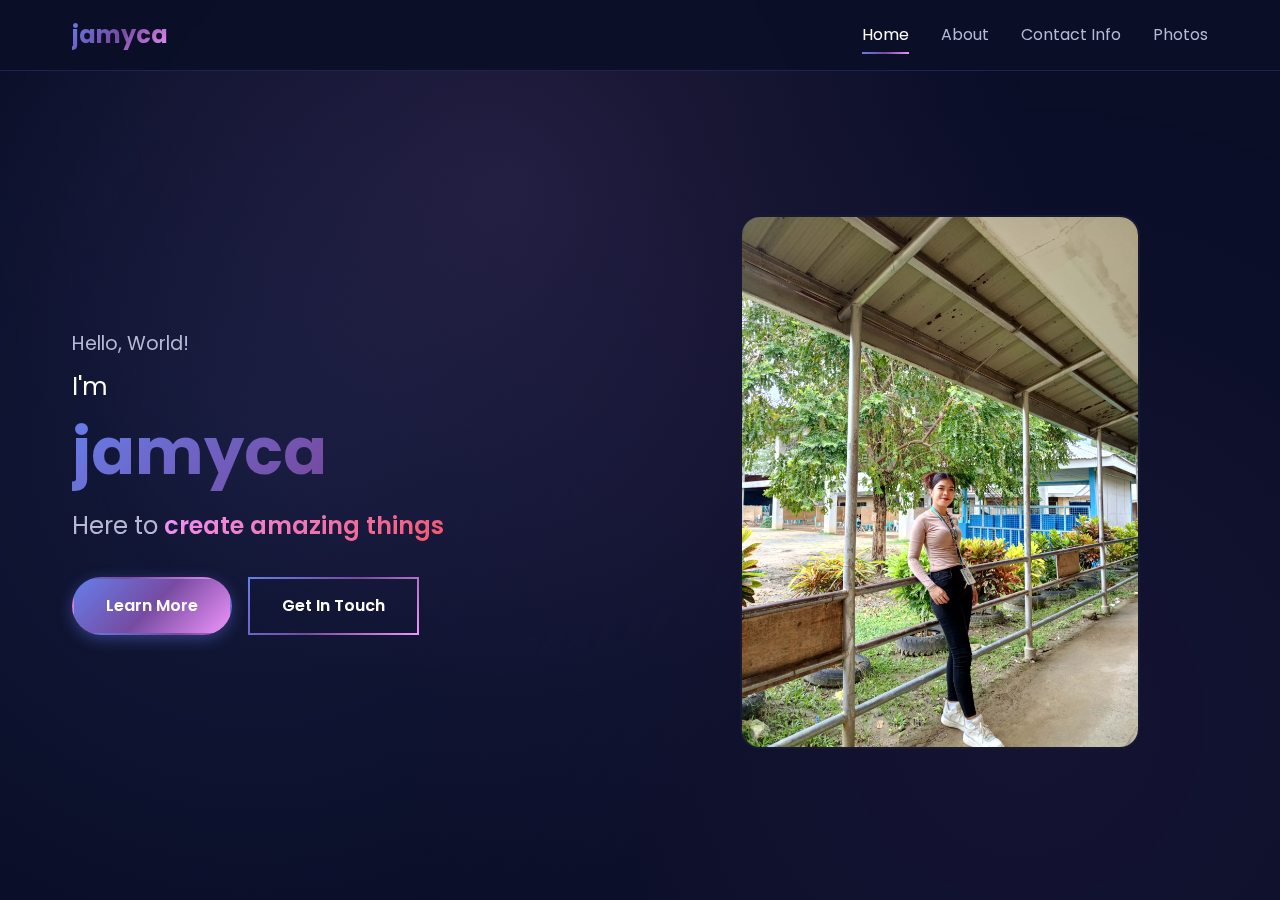
<file: index.html>
<!DOCTYPE html>
<html lang="en">
<head>
    <meta charset="UTF-8">
    <meta name="viewport" content="width=device-width, initial-scale=1.0">
    <title>jamyca - Portfolio</title>
    <link rel="stylesheet" href="styles.css">
    <link rel="preconnect" href="https://fonts.googleapis.com">
    <link rel="preconnect" href="https://fonts.gstatic.com" crossorigin>
    <link href="https://fonts.googleapis.com/css2?family=Poppins:wght@300;400;600;700&display=swap" rel="stylesheet">
</head>
<body>
    <nav class="navbar">
        <div class="nav-container">
            <a href="index.html" class="logo">jamyca</a>
            <ul class="nav-menu">
                <li><a href="index.html" class="nav-link active">Home</a></li>
                <li><a href="about.html" class="nav-link">About</a></li>
                <li><a href="contact.html" class="nav-link">Contact Info</a></li>
                <li><a href="photos.html" class="nav-link">Photos</a></li>
            </ul>
            <div class="hamburger">
                <span></span>
                <span></span>
                <span></span>
            </div>
        </div>
    </nav>

    <main class="hero-section">
        <div class="hero-container">
            <div class="hero-content">
                <p class="greeting">Hello, World!</p>
                <p class="intro-text">I'm</p>
                <h1 class="hero-title">jamyca</h1>
                <p class="hero-tagline">
                    Here to <span class="highlight">create amazing things</span>
                </p>
                <div class="hero-buttons">
                    <a href="about.html" class="btn btn-primary">Learn More</a>
                    <a href="contact.html" class="btn btn-outline">Get In Touch</a>
                </div>
            </div>
            <div class="hero-image">
                <div class="image-placeholder">
                    <div class="glow-effect"></div>
                    <img src="image/photo3.jpg" alt="Profile Photo" class="profile-image">
                </div>
            </div>
        </div>
    </main>

    <div class="floating-particles">
        <div class="particle"></div>
        <div class="particle"></div>
        <div class="particle"></div>
        <div class="particle"></div>
        <div class="particle"></div>
    </div>

    <script src="script.js"></script>
</body>
</html>
</file>
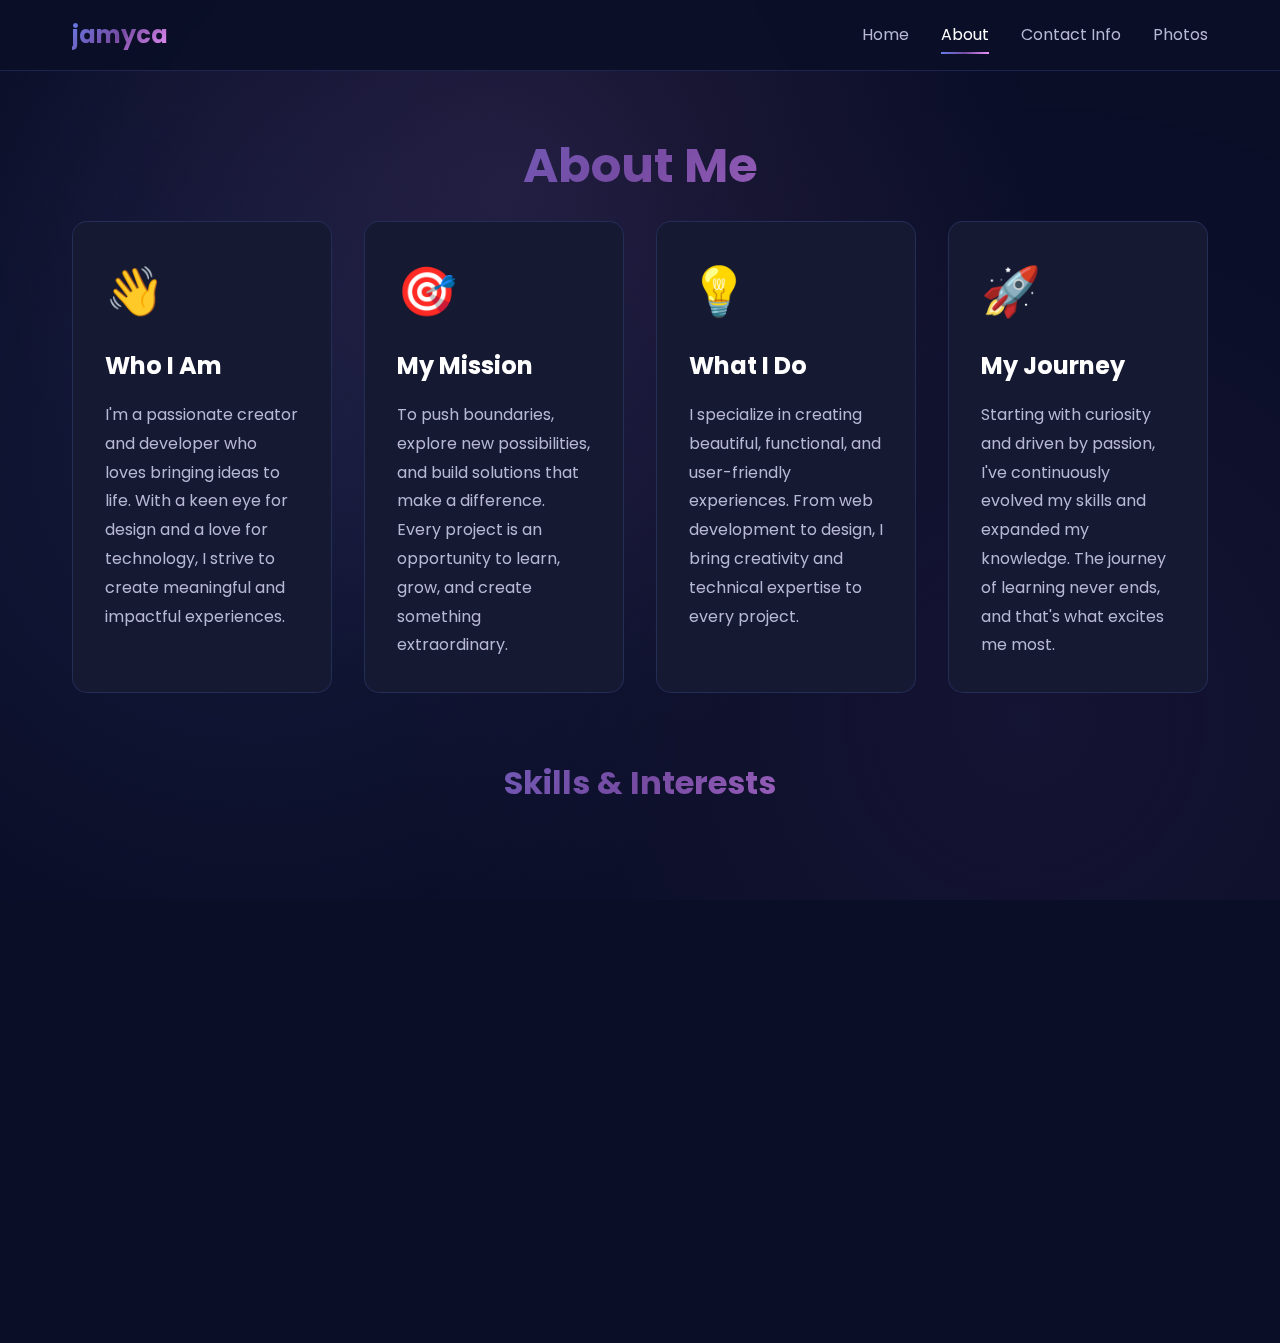
<file: about.html>
<!DOCTYPE html>
<html lang="en">
<head>
    <meta charset="UTF-8">
    <meta name="viewport" content="width=device-width, initial-scale=1.0">
    <title>About - jamyca</title>
    <link rel="stylesheet" href="styles.css">
    <link rel="preconnect" href="https://fonts.googleapis.com">
    <link rel="preconnect" href="https://fonts.gstatic.com" crossorigin>
    <link href="https://fonts.googleapis.com/css2?family=Poppins:wght@300;400;600;700&display=swap" rel="stylesheet">
</head>
<body>
    <nav class="navbar">
        <div class="nav-container">
            <a href="index.html" class="logo">jamyca</a>
            <ul class="nav-menu">
                <li><a href="index.html" class="nav-link">Home</a></li>
                <li><a href="about.html" class="nav-link active">About</a></li>
                <li><a href="contact.html" class="nav-link">Contact Info</a></li>
                <li><a href="photos.html" class="nav-link">Photos</a></li>
            </ul>
            <div class="hamburger">
                <span></span>
                <span></span>
                <span></span>
            </div>
        </div>
    </nav>

    <main class="page-content">
        <div class="content-container">
            <h1 class="page-title">About Me</h1>
            
            <div class="about-grid">
                <div class="about-card">
                    <div class="card-icon">👋</div>
                    <h2>Who I Am</h2>
                    <p>I'm a passionate creator and developer who loves bringing ideas to life. With a keen eye for design and a love for technology, I strive to create meaningful and impactful experiences.</p>
                </div>

                <div class="about-card">
                    <div class="card-icon">🎯</div>
                    <h2>My Mission</h2>
                    <p>To push boundaries, explore new possibilities, and build solutions that make a difference. Every project is an opportunity to learn, grow, and create something extraordinary.</p>
                </div>

                <div class="about-card">
                    <div class="card-icon">💡</div>
                    <h2>What I Do</h2>
                    <p>I specialize in creating beautiful, functional, and user-friendly experiences. From web development to design, I bring creativity and technical expertise to every project.</p>
                </div>

                <div class="about-card">
                    <div class="card-icon">🚀</div>
                    <h2>My Journey</h2>
                    <p>Starting with curiosity and driven by passion, I've continuously evolved my skills and expanded my knowledge. The journey of learning never ends, and that's what excites me most.</p>
                </div>
            </div>

            <div class="skills-section">
                <h2 class="section-title">Skills & Interests</h2>
                <div class="skills-grid">
                    <div class="skill-item">
                        <span class="skill-name">Web Development</span>
                        <div class="skill-bar">
                            <div class="skill-progress" style="width: 90%"></div>
                        </div>
                    </div>
                    <div class="skill-item">
                        <span class="skill-name">Design</span>
                        <div class="skill-bar">
                            <div class="skill-progress" style="width: 85%"></div>
                        </div>
                    </div>
                    <div class="skill-item">
                        <span class="skill-name">Problem Solving</span>
                        <div class="skill-bar">
                            <div class="skill-progress" style="width: 95%"></div>
                        </div>
                    </div>
                    <div class="skill-item">
                        <span class="skill-name">Creativity</span>
                        <div class="skill-bar">
                            <div class="skill-progress" style="width: 88%"></div>
                        </div>
                    </div>
                </div>
            </div>
        </div>
    </main>

    <div class="floating-particles">
        <div class="particle"></div>
        <div class="particle"></div>
        <div class="particle"></div>
        <div class="particle"></div>
        <div class="particle"></div>
    </div>

    <script src="script.js"></script>
</body>
</html>
</file>
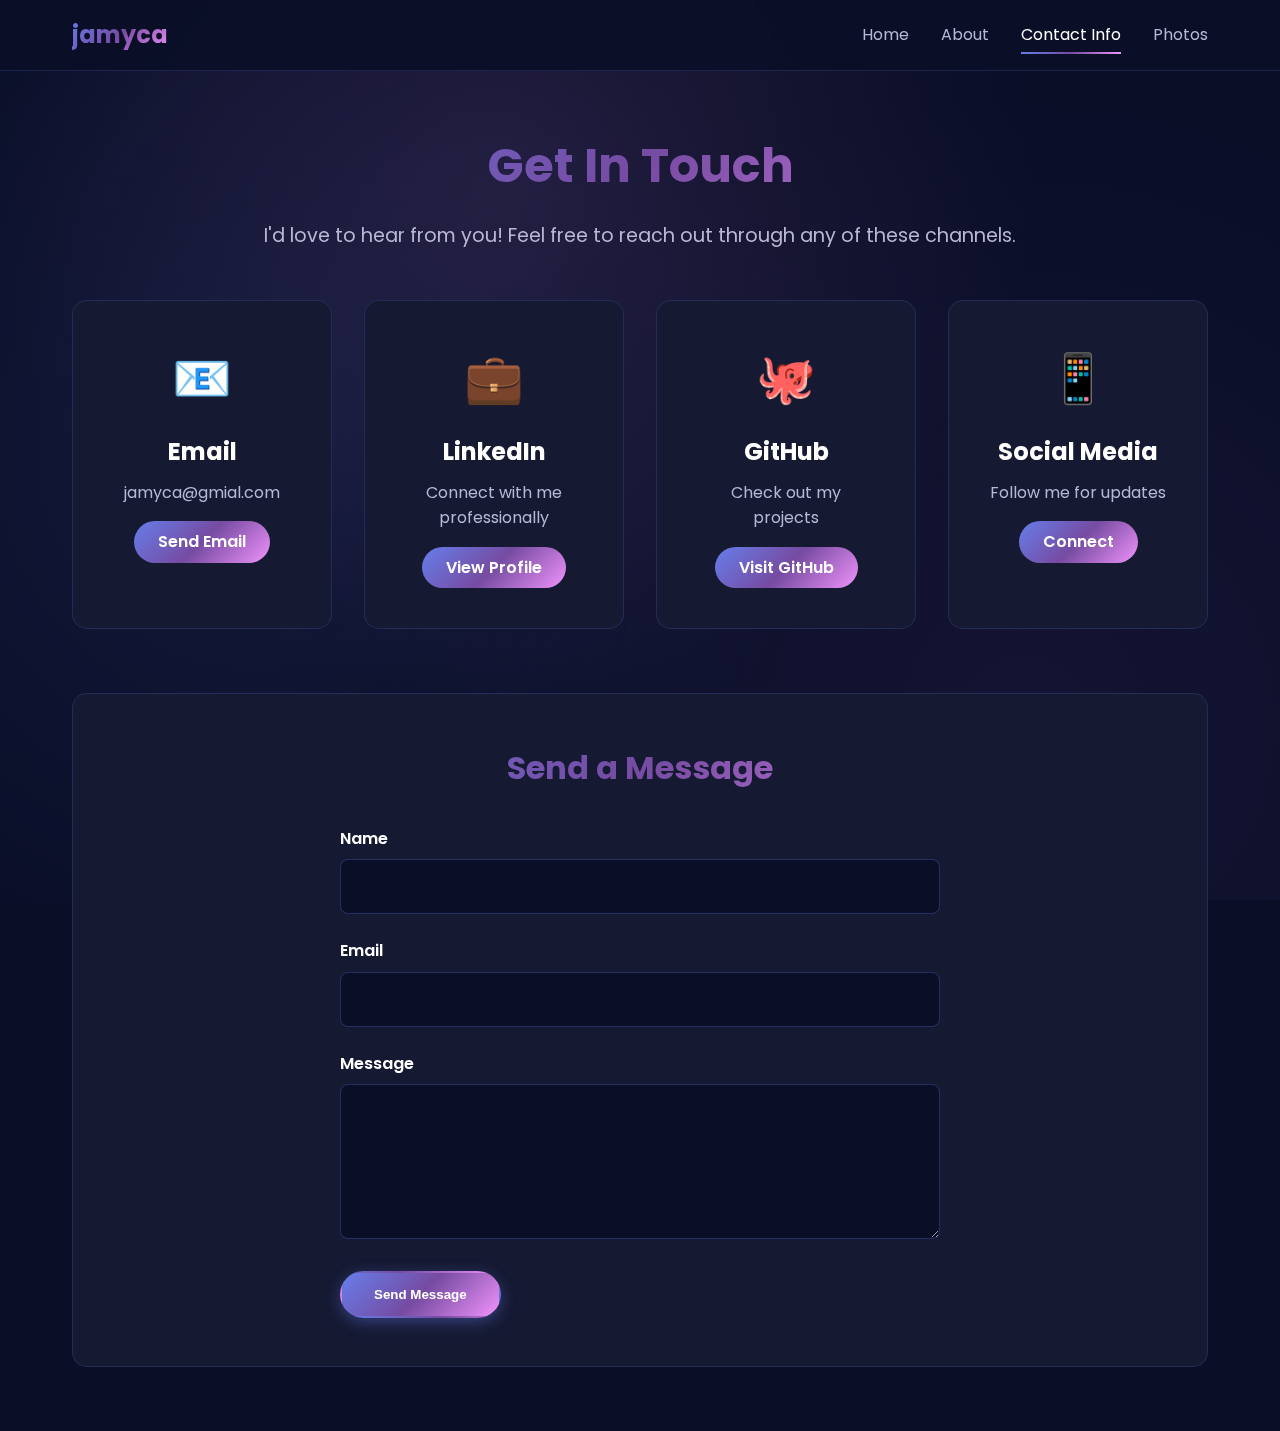
<file: contact.html>
<!DOCTYPE html>
<html lang="en">
<head>
    <meta charset="UTF-8">
    <meta name="viewport" content="width=device-width, initial-scale=1.0">
    <title>Contact Info - jamyca</title>
    <link rel="stylesheet" href="styles.css">
    <link rel="preconnect" href="https://fonts.googleapis.com">
    <link rel="preconnect" href="https://fonts.gstatic.com" crossorigin>
    <link href="https://fonts.googleapis.com/css2?family=Poppins:wght@300;400;600;700&display=swap" rel="stylesheet">
</head>
<body>
    <nav class="navbar">
        <div class="nav-container">
            <a href="index.html" class="logo">jamyca</a>
            <ul class="nav-menu">
                <li><a href="index.html" class="nav-link">Home</a></li>
                <li><a href="about.html" class="nav-link">About</a></li>
                <li><a href="contact.html" class="nav-link active">Contact Info</a></li>
                <li><a href="photos.html" class="nav-link">Photos</a></li>
            </ul>
            <div class="hamburger">
                <span></span>
                <span></span>
                <span></span>
            </div>
        </div>
    </nav>

    <main class="page-content">
        <div class="content-container">
            <h1 class="page-title">Get In Touch</h1>
            <p class="page-subtitle">I'd love to hear from you! Feel free to reach out through any of these channels.</p>
            
            <div class="contact-grid">
                <div class="contact-card">
                    <div class="contact-icon">📧</div>
                    <h2>Email</h2>
                    <p>jamyca@gmial.com</p>
                    <a href="mailto:your.email@example.com" class="contact-link">Send Email</a>
                </div>

                <div class="contact-card">
                    <div class="contact-icon">💼</div>
                    <h2>LinkedIn</h2>
                    <p>Connect with me professionally</p>
                    <a href="https://linkedin.com/in/yourprofile" target="_blank" class="contact-link">View Profile</a>
                </div>

                <div class="contact-card">
                    <div class="contact-icon">🐙</div>
                    <h2>GitHub</h2>
                    <p>Check out my projects</p>
                    <a href="https://github.com/yourusername" target="_blank" class="contact-link">Visit GitHub</a>
                </div>

                <div class="contact-card">
                    <div class="contact-icon">📱</div>
                    <h2>Social Media</h2>
                    <p>Follow me for updates</p>
                    <a href="#" class="contact-link">Connect</a>
                </div>
            </div>

            <div class="contact-form-section">
                <h2 class="section-title">Send a Message</h2>
                <form class="contact-form" id="contactForm">
                    <div class="form-group">
                        <label for="name">Name</label>
                        <input type="text" id="name" name="name" required>
                    </div>
                    <div class="form-group">
                        <label for="email">Email</label>
                        <input type="email" id="email" name="email" required>
                    </div>
                    <div class="form-group">
                        <label for="message">Message</label>
                        <textarea id="message" name="message" rows="5" required></textarea>
                    </div>
                    <button type="submit" class="btn btn-primary">Send Message</button>
                </form>
            </div>
        </div>
    </main>

    <div class="floating-particles">
        <div class="particle"></div>
        <div class="particle"></div>
        <div class="particle"></div>
        <div class="particle"></div>
        <div class="particle"></div>
    </div>

    <script src="script.js"></script>
</body>
</html>
</file>
<file: styles.css>
* {
    margin: 0;
    padding: 0;
    box-sizing: border-box;
}

:root {
    --bg-primary: #0a0e27;
    --bg-secondary: #151932;
    --gradient-primary: linear-gradient(135deg, #667eea 0%, #764ba2 100%);
    --gradient-secondary: linear-gradient(135deg, #f093fb 0%, #f5576c 100%);
    --gradient-accent: linear-gradient(135deg, #667eea 0%, #764ba2 50%, #f093fb 100%);
    --text-primary: #ffffff;
    --text-secondary: #b8b8d4;
    --glow-color: rgba(102, 126, 234, 0.5);
}

body {
    font-family: 'Poppins', sans-serif;
    background: var(--bg-primary);
    color: var(--text-primary);
    line-height: 1.6;
    overflow-x: hidden;
    min-height: 100vh;
    position: relative;
}

/* Background Animation */
body::before {
    content: '';
    position: fixed;
    top: 0;
    left: 0;
    width: 100%;
    height: 100%;
    background: 
        radial-gradient(circle at 20% 50%, rgba(102, 126, 234, 0.1) 0%, transparent 50%),
        radial-gradient(circle at 80% 80%, rgba(118, 75, 162, 0.1) 0%, transparent 50%),
        radial-gradient(circle at 40% 20%, rgba(240, 147, 251, 0.1) 0%, transparent 50%);
    z-index: -1;
    animation: backgroundShift 15s ease-in-out infinite;
}

@keyframes backgroundShift {
    0%, 100% { opacity: 1; }
    50% { opacity: 0.8; }
}

/* Navigation */
.navbar {
    position: fixed;
    top: 0;
    width: 100%;
    background: rgba(10, 14, 39, 0.9);
    backdrop-filter: blur(10px);
    z-index: 1000;
    padding: 1rem 0;
    border-bottom: 1px solid rgba(102, 126, 234, 0.2);
}

.nav-container {
    max-width: 1200px;
    margin: 0 auto;
    padding: 0 2rem;
    display: flex;
    justify-content: space-between;
    align-items: center;
}

.logo {
    font-size: 1.5rem;
    font-weight: 700;
    background: var(--gradient-accent);
    -webkit-background-clip: text;
    -webkit-text-fill-color: transparent;
    background-clip: text;
    text-decoration: none;
    transition: transform 0.3s ease;
}

.logo:hover {
    transform: scale(1.05);
}

.nav-menu {
    display: flex;
    list-style: none;
    gap: 2rem;
}

.nav-link {
    color: var(--text-secondary);
    text-decoration: none;
    font-weight: 400;
    position: relative;
    transition: color 0.3s ease;
    padding: 0.5rem 0;
}

.nav-link::after {
    content: '';
    position: absolute;
    bottom: 0;
    left: 0;
    width: 0;
    height: 2px;
    background: var(--gradient-accent);
    transition: width 0.3s ease;
}

.nav-link:hover,
.nav-link.active {
    color: var(--text-primary);
}

.nav-link:hover::after,
.nav-link.active::after {
    width: 100%;
}

.hamburger {
    display: none;
    flex-direction: column;
    cursor: pointer;
    gap: 4px;
}

.hamburger span {
    width: 25px;
    height: 3px;
    background: var(--text-primary);
    border-radius: 3px;
    transition: all 0.3s ease;
}

/* Hero Section */
.hero-section {
    min-height: 100vh;
    display: flex;
    align-items: center;
    padding: 8rem 2rem 4rem;
    max-width: 1200px;
    margin: 0 auto;
}

.hero-container {
    display: grid;
    grid-template-columns: 1fr 1fr;
    gap: 4rem;
    align-items: center;
    width: 100%;
}

.hero-content {
    animation: fadeInUp 1s ease;
}

.greeting {
    font-size: 1.2rem;
    color: var(--text-secondary);
    margin-bottom: 0.5rem;
}

.intro-text {
    font-size: 1.5rem;
    color: var(--text-primary);
    margin-bottom: 0.5rem;
}

.hero-title {
    font-size: 4rem;
    font-weight: 700;
    background: var(--gradient-accent);
    -webkit-background-clip: text;
    -webkit-text-fill-color: transparent;
    background-clip: text;
    margin-bottom: 1rem;
    line-height: 1.2;
}

.hero-tagline {
    font-size: 1.5rem;
    color: var(--text-secondary);
    margin-bottom: 2rem;
}

.highlight {
    background: var(--gradient-secondary);
    -webkit-background-clip: text;
    -webkit-text-fill-color: transparent;
    background-clip: text;
    font-weight: 600;
}

.hero-buttons {
    display: flex;
    gap: 1rem;
    flex-wrap: wrap;
}

.btn {
    padding: 0.875rem 2rem;
    border-radius: 50px;
    text-decoration: none;
    font-weight: 600;
    transition: all 0.3s ease;
    display: inline-block;
    border: 2px solid transparent;
}

.btn-primary {
    background: var(--gradient-accent);
    color: var(--text-primary);
    box-shadow: 0 4px 15px rgba(102, 126, 234, 0.4);
}

.btn-primary:hover {
    transform: translateY(-2px);
    box-shadow: 0 6px 20px rgba(102, 126, 234, 0.6);
}

.btn-outline {
    background: transparent;
    border: 2px solid;
    border-image: var(--gradient-accent) 1;
    color: var(--text-primary);
}

.btn-outline:hover {
    background: var(--gradient-accent);
    transform: translateY(-2px);
}

/* Hero Image */
.hero-image {
    display: flex;
    justify-content: center;
    align-items: center;
    animation: fadeInRight 1s ease;
}

.image-placeholder {
    width: 100%;
    max-width: 400px;
    aspect-ratio: 3/4;
    background: var(--bg-secondary);
    border-radius: 20px;
    display: flex;
    align-items: center;
    justify-content: center;
    position: relative;
    overflow: hidden;
    border: 2px solid transparent;
}

.glow-effect {
    position: absolute;
    inset: -2px;
    border-radius: 20px;
    padding: 2px;
    background: var(--gradient-accent);
    -webkit-mask: linear-gradient(#fff 0 0) content-box, linear-gradient(#fff 0 0);
    -webkit-mask-composite: xor;
    mask-composite: exclude;
    animation: glowPulse 3s ease-in-out infinite;
}

@keyframes glowPulse {
    0%, 100% { opacity: 0.6; }
    50% { opacity: 1; }
}

.image-placeholder p {
    color: var(--text-secondary);
    font-size: 1.2rem;
    z-index: 1;
}

.profile-image {
    width: 100%;
    height: 100%;
    object-fit: cover;
    border-radius: 18px;
    z-index: 1;
    position: relative;
}

/* Floating Particles */
.floating-particles {
    position: fixed;
    top: 0;
    left: 0;
    width: 100%;
    height: 100%;
    pointer-events: none;
    z-index: -1;
}

.particle {
    position: absolute;
    width: 4px;
    height: 4px;
    background: var(--gradient-accent);
    border-radius: 50%;
    opacity: 0.6;
    animation: float 20s infinite;
}

.particle:nth-child(1) {
    left: 10%;
    animation-delay: 0s;
    animation-duration: 15s;
}

.particle:nth-child(2) {
    left: 30%;
    animation-delay: 2s;
    animation-duration: 18s;
}

.particle:nth-child(3) {
    left: 50%;
    animation-delay: 4s;
    animation-duration: 20s;
}

.particle:nth-child(4) {
    left: 70%;
    animation-delay: 6s;
    animation-duration: 16s;
}

.particle:nth-child(5) {
    left: 90%;
    animation-delay: 8s;
    animation-duration: 22s;
}

@keyframes float {
    0% {
        transform: translateY(100vh) rotate(0deg);
        opacity: 0;
    }
    10% {
        opacity: 0.6;
    }
    90% {
        opacity: 0.6;
    }
    100% {
        transform: translateY(-100px) rotate(360deg);
        opacity: 0;
    }
}

/* Page Content (for About, Contact, Photos) */
.page-content {
    min-height: 100vh;
    padding: 8rem 2rem 4rem;
    max-width: 1200px;
    margin: 0 auto;
}

.content-container {
    animation: fadeInUp 0.8s ease;
}

.page-title {
    font-size: 3rem;
    font-weight: 700;
    background: var(--gradient-accent);
    -webkit-background-clip: text;
    -webkit-text-fill-color: transparent;
    background-clip: text;
    margin-bottom: 1rem;
    text-align: center;
}

.page-subtitle {
    text-align: center;
    color: var(--text-secondary);
    font-size: 1.2rem;
    margin-bottom: 3rem;
}

/* About Page */
.about-grid {
    display: grid;
    grid-template-columns: repeat(auto-fit, minmax(250px, 1fr));
    gap: 2rem;
    margin-bottom: 4rem;
}

.about-card {
    background: var(--bg-secondary);
    padding: 2rem;
    border-radius: 15px;
    border: 1px solid rgba(102, 126, 234, 0.2);
    transition: all 0.3s ease;
    position: relative;
    overflow: hidden;
}

.about-card::before {
    content: '';
    position: absolute;
    top: 0;
    left: 0;
    width: 100%;
    height: 3px;
    background: var(--gradient-accent);
    transform: scaleX(0);
    transition: transform 0.3s ease;
}

.about-card:hover::before {
    transform: scaleX(1);
}

.about-card:hover {
    transform: translateY(-5px);
    box-shadow: 0 10px 30px rgba(102, 126, 234, 0.3);
    border-color: rgba(102, 126, 234, 0.5);
}

.card-icon {
    font-size: 3rem;
    margin-bottom: 1rem;
}

.about-card h2 {
    font-size: 1.5rem;
    margin-bottom: 1rem;
    color: var(--text-primary);
}

.about-card p {
    color: var(--text-secondary);
    line-height: 1.8;
}

/* Skills Section */
.skills-section {
    margin-top: 4rem;
}

.section-title {
    font-size: 2rem;
    margin-bottom: 2rem;
    text-align: center;
    background: var(--gradient-accent);
    -webkit-background-clip: text;
    -webkit-text-fill-color: transparent;
    background-clip: text;
}

.skills-grid {
    display: flex;
    flex-direction: column;
    gap: 1.5rem;
}

.skill-item {
    background: var(--bg-secondary);
    padding: 1.5rem;
    border-radius: 10px;
    border: 1px solid rgba(102, 126, 234, 0.2);
}

.skill-name {
    display: block;
    margin-bottom: 0.5rem;
    color: var(--text-primary);
    font-weight: 600;
}

.skill-bar {
    width: 100%;
    height: 8px;
    background: rgba(102, 126, 234, 0.2);
    border-radius: 10px;
    overflow: hidden;
}

.skill-progress {
    height: 100%;
    background: var(--gradient-accent);
    border-radius: 10px;
    transition: width 1s ease;
    animation: progressLoad 1s ease;
}

@keyframes progressLoad {
    from { width: 0; }
}

/* Contact Page */
.contact-grid {
    display: grid;
    grid-template-columns: repeat(auto-fit, minmax(250px, 1fr));
    gap: 2rem;
    margin-bottom: 4rem;
}

.contact-card {
    background: var(--bg-secondary);
    padding: 2.5rem;
    border-radius: 15px;
    border: 1px solid rgba(102, 126, 234, 0.2);
    text-align: center;
    transition: all 0.3s ease;
    position: relative;
    overflow: hidden;
}

.contact-card::before {
    content: '';
    position: absolute;
    top: 0;
    left: 0;
    width: 100%;
    height: 100%;
    background: var(--gradient-accent);
    opacity: 0;
    transition: opacity 0.3s ease;
    z-index: 0;
}

.contact-card:hover::before {
    opacity: 0.1;
}

.contact-card:hover {
    transform: translateY(-5px);
    box-shadow: 0 10px 30px rgba(102, 126, 234, 0.3);
    border-color: rgba(102, 126, 234, 0.5);
}

.contact-icon {
    font-size: 3rem;
    margin-bottom: 1rem;
    position: relative;
    z-index: 1;
}

.contact-card h2 {
    font-size: 1.5rem;
    margin-bottom: 0.5rem;
    position: relative;
    z-index: 1;
}

.contact-card p {
    color: var(--text-secondary);
    margin-bottom: 1rem;
    position: relative;
    z-index: 1;
}

.contact-link {
    display: inline-block;
    padding: 0.5rem 1.5rem;
    background: var(--gradient-accent);
    color: var(--text-primary);
    text-decoration: none;
    border-radius: 25px;
    font-weight: 600;
    transition: all 0.3s ease;
    position: relative;
    z-index: 1;
}

.contact-link:hover {
    transform: scale(1.05);
    box-shadow: 0 4px 15px rgba(102, 126, 234, 0.4);
}

/* Contact Form */
.contact-form-section {
    margin-top: 4rem;
    background: var(--bg-secondary);
    padding: 3rem;
    border-radius: 15px;
    border: 1px solid rgba(102, 126, 234, 0.2);
}

.contact-form {
    max-width: 600px;
    margin: 0 auto;
}

.form-group {
    margin-bottom: 1.5rem;
}

.form-group label {
    display: block;
    margin-bottom: 0.5rem;
    color: var(--text-primary);
    font-weight: 600;
}

.form-group input,
.form-group textarea {
    width: 100%;
    padding: 0.875rem;
    background: var(--bg-primary);
    border: 1px solid rgba(102, 126, 234, 0.3);
    border-radius: 8px;
    color: var(--text-primary);
    font-family: 'Poppins', sans-serif;
    font-size: 1rem;
    transition: all 0.3s ease;
}

.form-group input:focus,
.form-group textarea:focus {
    outline: none;
    border-color: rgba(102, 126, 234, 0.8);
    box-shadow: 0 0 0 3px rgba(102, 126, 234, 0.1);
}

.form-group textarea {
    resize: vertical;
    min-height: 120px;
}

/* Photos Page */
.gallery-grid {
    display: grid;
    grid-template-columns: repeat(auto-fill, minmax(300px, 1fr));
    gap: 2rem;
    margin-top: 2rem;
}

.gallery-item {
    position: relative;
    border-radius: 15px;
    overflow: hidden;
    aspect-ratio: 4/3;
    cursor: pointer;
    transition: transform 0.3s ease;
}

.gallery-item:hover {
    transform: scale(1.05);
}

.gallery-image-placeholder {
    width: 100%;
    height: 100%;
    background: var(--bg-secondary);
    border: 2px solid rgba(102, 126, 234, 0.3);
    border-radius: 15px;
    position: relative;
    overflow: hidden;
}

.gallery-image {
    width: 100%;
    height: 100%;
    object-fit: cover;
    border-radius: 13px;
    transition: transform 0.3s ease;
}

.gallery-item:hover .gallery-image {
    transform: scale(1.1);
}

.gallery-image-placeholder::before {
    content: '';
    position: absolute;
    inset: 0;
    background: var(--gradient-accent);
    opacity: 0.1;
    transition: opacity 0.3s ease;
}

.gallery-item:hover .gallery-image-placeholder::before {
    opacity: 0.2;
}

.image-overlay {
    position: absolute;
    inset: 0;
    display: flex;
    align-items: center;
    justify-content: center;
    background: rgba(10, 14, 39, 0.7);
    opacity: 0;
    transition: opacity 0.3s ease;
}

.gallery-item:hover .image-overlay {
    opacity: 1;
}

.image-overlay p {
    color: var(--text-primary);
    font-size: 1.2rem;
    font-weight: 600;
    text-align: center;
}

.gallery-item {
    cursor: pointer;
}

/* Lightbox Modal */
.lightbox {
    display: none;
    position: fixed;
    z-index: 9999;
    left: 0;
    top: 0;
    width: 100%;
    height: 100%;
    background: rgba(10, 14, 39, 0.95);
    backdrop-filter: blur(10px);
    animation: fadeIn 0.3s ease;
}

.lightbox.active {
    display: flex;
    align-items: center;
    justify-content: center;
}

.lightbox-image {
    max-width: 90%;
    max-height: 90%;
    object-fit: contain;
    border-radius: 10px;
    box-shadow: 0 10px 50px rgba(0, 0, 0, 0.5);
    animation: zoomIn 0.3s ease;
}

@keyframes fadeIn {
    from { opacity: 0; }
    to { opacity: 1; }
}

@keyframes zoomIn {
    from {
        transform: scale(0.8);
        opacity: 0;
    }
    to {
        transform: scale(1);
        opacity: 1;
    }
}

.lightbox-close {
    position: absolute;
    top: 30px;
    right: 40px;
    color: var(--text-primary);
    font-size: 3rem;
    font-weight: 300;
    cursor: pointer;
    transition: all 0.3s ease;
    z-index: 10000;
    width: 50px;
    height: 50px;
    display: flex;
    align-items: center;
    justify-content: center;
    border-radius: 50%;
    background: rgba(102, 126, 234, 0.2);
    border: 2px solid rgba(102, 126, 234, 0.5);
}

.lightbox-close:hover {
    background: var(--gradient-accent);
    transform: rotate(90deg);
    border-color: transparent;
}

.lightbox-prev,
.lightbox-next {
    position: absolute;
    top: 50%;
    transform: translateY(-50%);
    color: var(--text-primary);
    font-size: 3rem;
    font-weight: 300;
    cursor: pointer;
    transition: all 0.3s ease;
    z-index: 10000;
    width: 60px;
    height: 60px;
    display: flex;
    align-items: center;
    justify-content: center;
    border-radius: 50%;
    background: rgba(102, 126, 234, 0.2);
    border: 2px solid rgba(102, 126, 234, 0.5);
    user-select: none;
}

.lightbox-prev {
    left: 30px;
}

.lightbox-next {
    right: 30px;
}

.lightbox-prev:hover,
.lightbox-next:hover {
    background: var(--gradient-accent);
    border-color: transparent;
    transform: translateY(-50%) scale(1.1);
}

.lightbox-caption {
    position: absolute;
    bottom: 30px;
    left: 50%;
    transform: translateX(-50%);
    color: var(--text-primary);
    font-size: 1.2rem;
    text-align: center;
    background: rgba(10, 14, 39, 0.8);
    padding: 0.75rem 1.5rem;
    border-radius: 25px;
    border: 1px solid rgba(102, 126, 234, 0.3);
}

/* Animations */
@keyframes fadeInUp {
    from {
        opacity: 0;
        transform: translateY(30px);
    }
    to {
        opacity: 1;
        transform: translateY(0);
    }
}

@keyframes fadeInRight {
    from {
        opacity: 0;
        transform: translateX(30px);
    }
    to {
        opacity: 1;
        transform: translateX(0);
    }
}

/* Responsive Design */
@media (max-width: 768px) {
    .hamburger {
        display: flex;
    }

    .nav-menu {
        position: fixed;
        left: -100%;
        top: 70px;
        flex-direction: column;
        background: rgba(10, 14, 39, 0.98);
        width: 100%;
        text-align: center;
        transition: left 0.3s ease;
        padding: 2rem 0;
        border-top: 1px solid rgba(102, 126, 234, 0.2);
    }

    .nav-menu.active {
        left: 0;
    }

    .hero-container {
        grid-template-columns: 1fr;
        gap: 2rem;
    }

    .hero-title {
        font-size: 2.5rem;
    }

    .hero-tagline {
        font-size: 1.2rem;
    }

    .page-title {
        font-size: 2rem;
    }

    .about-grid,
    .contact-grid {
        grid-template-columns: 1fr;
    }

    .gallery-grid {
        grid-template-columns: 1fr;
    }

    .hero-buttons {
        flex-direction: column;
    }

    .btn {
        width: 100%;
        text-align: center;
    }
}

@media (max-width: 480px) {
    .hero-section,
    .page-content {
        padding: 6rem 1rem 2rem;
    }

    .hero-title {
        font-size: 2rem;
    }

    .contact-form-section {
        padding: 2rem 1.5rem;
    }
}
</file>
